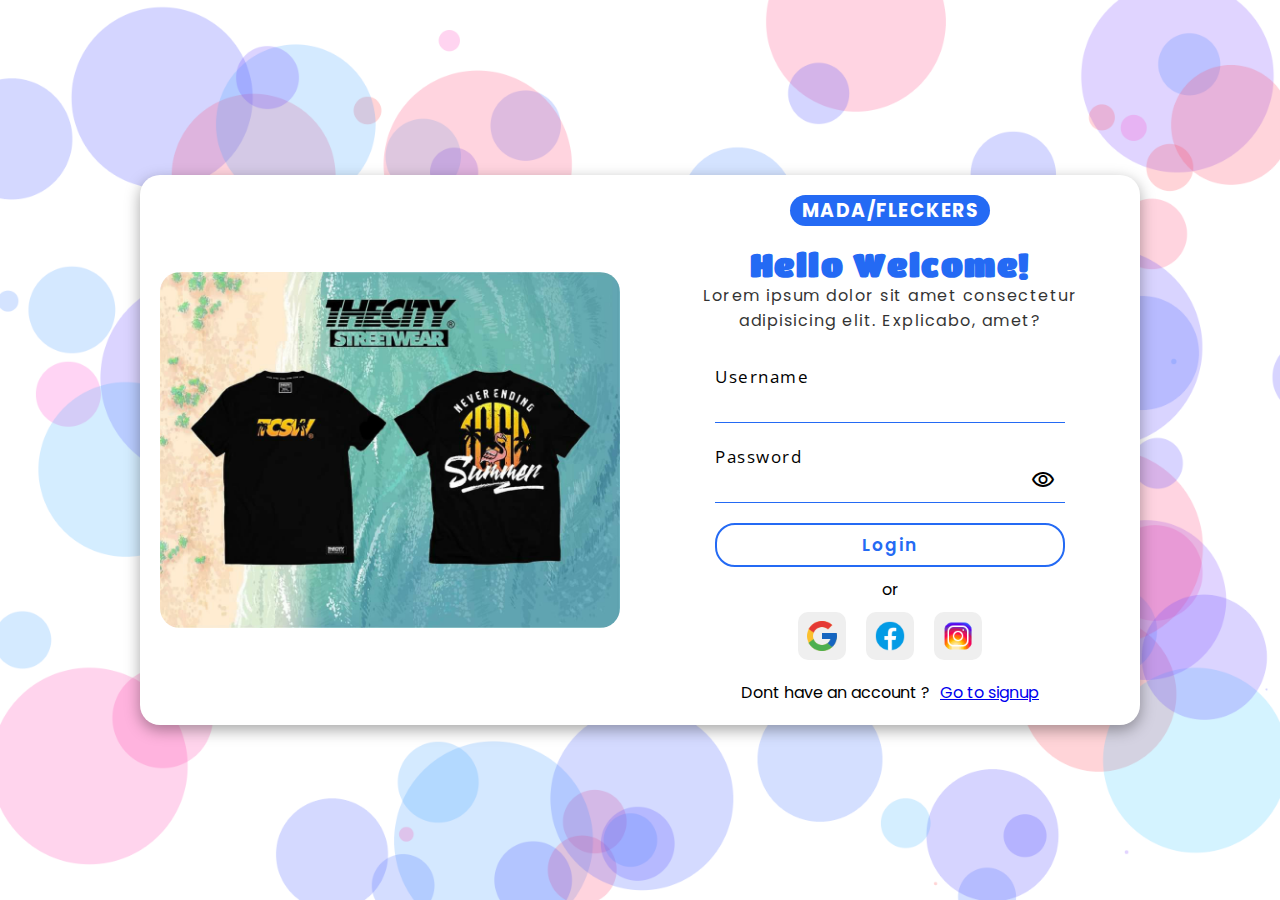
<file: sign-in.html>
<!DOCTYPE html>
<html lang="en">
<head>
    <meta charset="UTF-8">
    <meta name="viewport" content="width=device-width, initial-scale=1.0">
    <title>Sign-In</title>
    <link rel="stylesheet" href="./assets/css/login.css">
    <script src="./assets/js/signIn.js"  defer></script>
    <link rel="stylesheet" href="https://fonts.googleapis.com/css2?family=Material+Symbols+Outlined:opsz,wght,FILL,GRAD@48,400,0,0" />
</head>
<body>
    <section class="container">
        <div class="login-banner">
            <img src="./assets/images/login-banner2.jpg" alt="">
        </div>
            <form class="form-container">
                <div class="successSignUp">
                        <p class="successMessage">Successfully Sign Up you can now login.</p>
                        <span style="cursor: pointer; color: red;" id="closeErr" class="material-symbols-outlined successClose">
                            close
                        </span>
                </div>
                <div class="errorLogin">
                    <span class="material-symbols-outlined warning">
                        warning
                        </span>
                    <span class="errMessage">
                        INVALID CREDENTIALS
                    </span>
                    <span style="cursor: pointer; color: #fff;" id="closeErr" class="material-symbols-outlined closeErr">
                        close
                    </span>
                </div>
                <div class="logo">
                    <h3>MADA/FLECKERS</h3>
                </div>
                <div class="header">
                    <h1>Hello Welcome!</h1>
                    <p>Lorem ipsum dolor sit amet consectetur adipisicing elit. Explicabo, amet?</p>
                </div>
                <div class="inputs">
                    <div class="input1">
                        <input type="text" id="username" required>
                        <label for="username">Username</label>
                    </div>
                    <div class="input2">
                        <input type="password" name="" id="password" required>
                        <label for="password">Password</label>
                        <span class="material-symbols-outlined showPass">
                            visibility
                            </span>
                            <span class="material-symbols-outlined unShowPass">
                                visibility_off
                                </span>
                    </div>
                </div>
                <button class="signinBtn">Login</button>
                <p class="or">or</p>
                <div class="login-options">
                    <button>
                        <img src="./assets/images/google-icon.png" alt="">
                    </button>
                    <button>
                        <img src="./assets/images/fb-icon.png" alt="">
                    </button>
                    <button>
                        <img src="./assets/images/insta-icon.png" alt="">
                    </button>
                </div>
                <div class="no-account">
                    <p>Dont have an account ?</p> <a href="sign-up.html">Go to signup</a>
                </div>
            </form>
    </section>
</body>
</html>
</file>
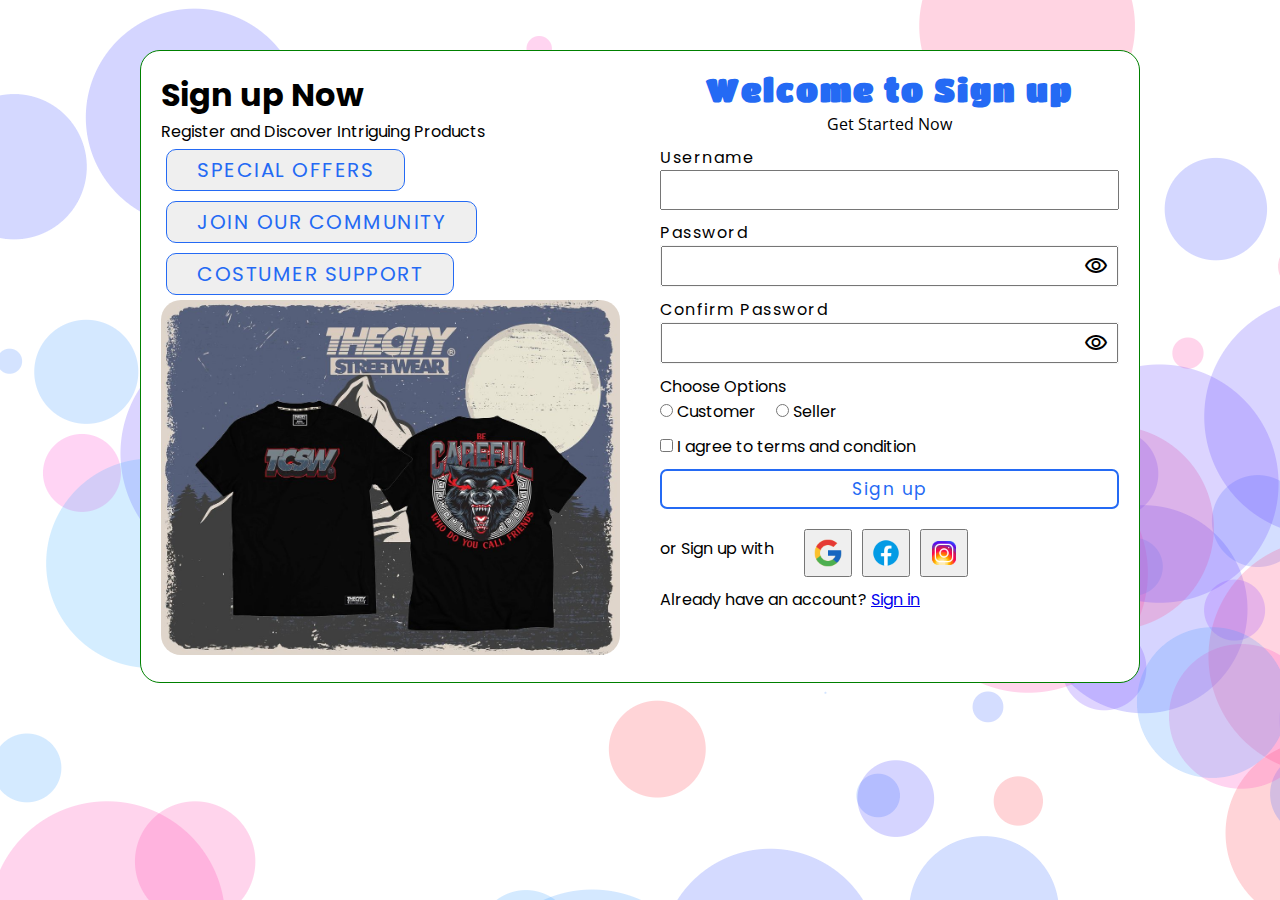
<file: sign-up.html>
<!DOCTYPE html>
<html lang="en">
<head>
    <meta charset="UTF-8">
    <meta name="viewport" content="width=device-width, initial-scale=1.0">
    <title>Sign-up</title>
    <link rel="stylesheet" href="./assets/css/sign-up.css">
    <script src="./assets/js/signUp.js" defer></script>
    <link rel="stylesheet" href="https://fonts.googleapis.com/css2?family=Material+Symbols+Outlined:opsz,wght,FILL,GRAD@48,400,0,0" />
</head>
<body>
    
    <section class="container">
       
        <div class="sign-up-banner">
            <h1>Sign up Now</h1>
            <div>
                Register and Discover Intriguing Products
            </div>
            <div class="buttons">
                <button>SPECIAL OFFERS</button>
                <button>JOIN OUR COMMUNITY</button>
                <button>COSTUMER SUPPORT</button>
            </div>
            <div class="product">
                <img src="./assets/images/sign-up-banner.jpg" alt="">
            </div>
        </div>

        <form action="" class="form-container">
            <div class="SignUploading">
                <span class="loader"></span>
            </div>
            <div class="errorSignup">
                <span class="material-symbols-outlined warning">
                    warning
                </span>
                <span class="errMessage"></span>
                <span id="closeErr" class="material-symbols-outlined close">
                    close
                </span>
            </div>

            <div class="header">
                <h1>Welcome to Sign up</h1>
                <p>Get Started Now</p>
            </div>

            <div class="inputs">
                <label for="username">Username</label>
                <input id="username" type="text" required>
            </div>
            <!-- <div class="inputs">
                <label for="">Username</label>
                <input type="text" required>
            </div> -->
            <div class="inputs">
                <label  for="password">Password</label>
                <div class="passwordI">
                    <input id="password" type="password" required>
                    <span class="material-symbols-outlined pass1Show">
                        visibility
                    </span>
                    <span class="material-symbols-outlined pass1UnShow">
                        visibility_off
                    </span>
                </div>
            </div>
            <div class="inputs">
                <label for="confirmPass">Confirm Password</label>
                <div class="passwordI">
                    <span class="material-symbols-outlined pass2Show">
                        visibility
                    </span>
                    <span class="material-symbols-outlined pass2UnShow">
                        visibility_off
                        </span>
                    <input id="confirmPass" type="password" required>
                </div>
            </div>
         
            <div class="role">
                <p>Choose Options</p>
                <div class="radio-inp"> 
                    <div>
                        <input type="radio" id="costumer" value="costumer" name="role">
                        <label for="costumer">Customer</label>
                    </div>
                    <div>
                        <input type="radio" name="role" id="seller" value="seller" required>
                        <label for="seller">Seller</label>
                    </div>
                </div>
            </div>
            <div class="policy">
                <input type="checkbox" name="" id="terms" required>
                <label for="terms">I agree to terms and condition</label>
            </div>
            <button type="submit" class="signUpBtn">Sign up</button>
            <div class="signup-with">
                <p>or Sign up with </p>
                <div class="buttons">
                    <button type="button">
                        <img src="./assets/images/google-icon.png" alt="">
                    </button>
                    <button type="button"><img src="./assets/images/fb-icon.png" alt=""></button>
                    <button type="button"><img src="./assets/images/insta-icon.png" alt=""></button>
                </div>
            </div>
            <div>
                <p>Already have an account? <a href="./sign-in.html">Sign in</a> </p>
            </div>

        </form>

    </section>

</body>
</html>
</file>
<file: assets/css/login.css>
@import url('https://fonts.googleapis.com/css2?family=Open+Sans&family=Poppins&family=Titan+One&family=Work+Sans&display=swap');
* {
    margin: 0;
    box-sizing: border-box;
    font-family: 'Poppins',sans-serif;
}

body {
    display: flex;
    justify-content: center;
    align-items: center;
    height: 100vh;
    background-image: url("../images/login-bg.png");
    background-size: cover;
    background-repeat: no-repeat;
}

.container {
    display: flex;
    width: 100%;
    max-width: 1000px;
    height: 550px;
    border-radius: 20px;
    overflow: hidden;
    box-shadow: rgba(0, 0, 0, 0.35) 0px 5px 15px;
    background-color: #fff;
}
.login-banner {
    width: 100%;
    max-width: 500px;
    height: 100%;
    padding: 20px;
    display: flex;
    align-items: center;
}
.login-banner img {
    width: 100%;
    object-fit: contain;
    border-radius: 20px;
}
.form-container {
    width: 100%;
    height: 100%;
    display: flex;
    flex-direction: column;
    align-items: center;
    justify-content: center;
    gap: 20px;
    padding: 20px;
    position: relative;
}

.errorLogin {
    position: absolute;
    background-color: #DF2E38;
    padding: 10px 5px;
    width: 100%;
    max-width: 400px;
    display: flex;
    align-items: center;
    justify-content: space-between;
    border-radius: 5px;
    top: 10px;
    display: none;
}
.errorLogin .warning,.close {
    color: yellow;
}
.errorLogin .errMessage {
    color: #fff;
    letter-spacing: 1.5px;
}
.errorLogin .close {
    cursor: pointer;
}

/* successSignUp */
.successSignUp {
    position: absolute;
    top: 5px;
    padding: 10px;
    background-color: #5EBA7D;
    border-radius: 5px;
    gap: 20px;
    display: none;
}
.successSignUp p {
    letter-spacing: 1.5px;
    color: #fff;
}
.successSignUp .successClose {
    cursor: pointer;
}
/* successSignUp */

.form-container .logo{
    height: 100px;
    width: 200px;
    border-radius: 20px;
    display: flex;
    justify-content: center;
    align-items: center;
    background-color: #246AF4;
}
.form-container .logo h3 {
    letter-spacing: 1.5px;
    color: #fff;
}
.form-container .header {
    text-align: center;
}
.form-container .header h1 {
    font-family: "Titan One",cursive;
    letter-spacing: 1.5px;
    color: #246AF4;
}
.form-container .header p {
    font-family: 'Poppins',sans-serif;
    opacity: .8;
    letter-spacing: 1.5px;
}
.form-container .inputs {
    display: flex;
    width: 100%;
    max-width: 350px;
    gap: 10px;
    flex-direction: column;
}
.form-container .inputs div{
    position: relative;
    margin-top: 20px;
}
.form-container .inputs div label {
    position: absolute;
    display: inline-block;
    letter-spacing: 1.5px;
    left: 10px;
    bottom: 10px;
    font-size: 17px;
    pointer-events: none;
    background-color: #fff;
    transform: translateY(-110%);
    left: 0;
    font-family: 'Open sans',sans-serif;
}
.form-container .inputs div  input {
        height: 50px;
        width: 100%;
        font-size: 18px;
        letter-spacing: 1.5px;
        padding-top: 20px;
        border: none;
        outline: none;
        border-bottom: 1px solid #246AF4;
}
.form-container .inputs .showPass {
    display: block;
}
.form-container .inputs .unShowPass {
    display: none;
}
.form-container .inputs .showPass ,.unShowPass {
    position: absolute;
    right: 10px;
    top: 15px;
    display: block;
    cursor: pointer;
}
.form-container .or {
    padding: 0;
    margin: -10px;
}
.login-options  {
    display: flex;
    column-gap: 20px;
}
.login-options button {
    height: 48px;
    width: 48px;
    border-radius: 10px;
    border: none;
}
.login-options button img {
    width: 100%;
    height: 100%;
    object-fit: contain;
}
.form-container .signinBtn {
    width: 100%;
    max-width: 350px;
    border: 2px solid #246AF4;
    padding: 7px;
    border-radius: 20px;
    background-color: transparent;
    letter-spacing: 2px;
    font-weight: 600;
    font-size: 17px;
    color: #246AF4;
    cursor: pointer;
}
.form-container .signinBtn:hover {
    background-color: black;
    color: #fff;
}
.form-container .signinBtn:active {
    background-color: #fff;
    color: #246AF4;
}
.form-container .no-account {
    display: flex;
    gap: 10px;
}
@media only screen and (max-width: 690px) {
    .container {
        flex-direction: column-reverse;
        height: max-content;
        padding-top: 200px;
    }
    .container  form .logo {
        height: max-content;
        padding: 10px 20px;
    }
    .container .login-banner {
        margin: 0 auto;
    }
}
</file>
<file: assets/css/sign-up.css>
@import url('https://fonts.googleapis.com/css2?family=Open+Sans&family=Poppins&family=Titan+One&family=Work+Sans&display=swap');
* {
    margin: 0;
    box-sizing: border-box;
    font-family: 'Poppins',sans-serif;
}
body {
    display: flex;
    align-items: center;
    justify-content: center;
    background-image: url("../images/login-bg.png");
    padding: 50px 0;
}

.container {
    width: 100%;
    max-width: 1000px;
    height: max-content;
    display: flex;
    border: 1px solid green;
    border-radius: 20px;
    overflow: hidden;
    background-color: #fff;
}

.sign-up-banner {
    width: 100%;
    max-width: 500px;
    padding: 20px;

}
.sign-up-banner .buttons button {
    margin: 5px;
    padding: 5px 30px;
    font-size: 20px;
    color: #246AF4;
    border: none;
    border-radius: 10px;
    border: 1px solid #246AF4;
    letter-spacing: 1.5px;
}
.sign-up-banner .product {
}
.sign-up-banner .product img {
    width: 100%;
    object-fit: contain;
    border-radius: 20px;
}

.form-container {
    width: 100%;
    padding: 20px;
    position: relative;
}
.errorSignup {
    position: absolute;
    background-color: #DF2E38;
    padding: 10px 5px;
    width: 100%;
    left: 0;
    right: 0;
    margin-left: auto;
    margin-right: auto;
    max-width: 500px;
    display: flex;
    align-items: center;
    justify-content: space-between;
    border-radius: 5px;
    display: none;
}
.errorSignup .warning,.close {
    color: yellow;
}
.errorSignup .errMessage {
    color: #fff;
    letter-spacing: 1.5px;
}
.errorSignup .close {
    cursor: pointer;
}
.form-container .header {
    text-align: center;
}
.form-container .header h1 {
    font-family: "Titan One",cursive;
    letter-spacing: 2px;
    color: #246AF4;
}
.form-container .header p {
    font-family: "Open sans",sans-serif;
    margin-top: 5px;
}
.form-container .inputs {
    margin-top: 10px;
}
.form-container .inputs label {
    letter-spacing: 1.5px;
}
.form-container .inputs input {
    width: 100%;
    height: 40px;
    outline: none;
    font-size: 17px;
    letter-spacing: 1.5px;
    padding-left: 10px;
}
.form-container .role {
    margin-top: 10px;
}
.form-container .role .radio-inp{
    display: flex;
    column-gap: 20px;
}
.form-container .policy {
    margin-top: 10px;
}
.form-container .signUpBtn {
    letter-spacing: 1.5px;
    background-color: #fff;
    border: 2px solid #246AF4;
    border-radius: 7px;
    font-size: 17px;
    color: #246AF4;
    cursor: pointer;
}
.form-container .signUpBtn:hover {
    background-color: #246AF4;
    color: #fff;
}
.form-container .signUpBtn:active {
    background-color: #fff;
    border: 2px solid #246AF4;
    color: #246AF4;
}
.form-container button {
    width: 100%;
    height: 40px;
    margin-top: 10px;
}
.form-container .signup-with {
    display: flex;
    align-items: center;
    column-gap: 30px;
    margin-top: 10px;
    margin-bottom: 10px;
}

.form-container .buttons {
    display: flex;
    gap: 10px;
}
.form-container .buttons button{
    width: 48px;
    cursor: pointer;
    height: 48px;
}
.form-container .buttons button img {
    width: 100%;
    height: 100%;
    object-fit: contain;
}

/* passwordI */
.form-container .passwordI {
    border: 1px solid rgba(128, 128, 128, 0.073);
    position: relative;
}
.form-container .passwordI span {
    position: absolute;
    right: 10px;
    margin-top: auto;
    margin-bottom: auto;
    bottom: 0;
    top: 0;
    display: inline-block;
    display: flex;
    align-items: center;
    cursor: pointer;
}
.form-container .passwordI .pass1UnShow{
    display: none;
}
.form-container .passwordI .pass2UnShow{
    display: none;
}
/* passwordI */

/* .loader */
.SignUploading {
    background-color: #ffffff68;
    position: absolute;
    width: 100%;
    max-width: 470px;
    height: 100%;
    display: none;
    align-items: center;
    justify-content: center;
    z-index: 2;
    flex-direction: column;
}
.SignUploading p {
    letter-spacing: 1.5px;
}
.loader {
    animation: rotate 1s infinite;
    height: 50px;
    width: 50px;
  }

  .loader:before,
  .loader:after {
    border-radius: 50%;
    content: "";
    display: block;
    height: 20px;
    width: 20px;
  }
  .loader:before {
    animation: ball1 1s infinite;
    background-color: #102C57;
    box-shadow: 30px 0 0 #ff3d00;
    margin-bottom: 10px;
  }
  .loader:after {
    animation: ball2 1s infinite;
    background-color: #F11A7B;
    box-shadow: 30px 0 0 #fff;
  }

  @keyframes rotate {
    0% { transform: rotate(0deg) scale(0.8) }
    50% { transform: rotate(360deg) scale(1.2) }
    100% { transform: rotate(720deg) scale(0.8) }
  }

  @keyframes ball1 {
    0% {
      box-shadow: 30px 0 0 #ff3d00;
    }
    50% {
      box-shadow: 0 0 0 #ff3d00;
      margin-bottom: 0;
      transform: translate(15px, 15px);
    }
    100% {
      box-shadow: 30px 0 0 #ff3d00;
      margin-bottom: 10px;
    }
  }

  @keyframes ball2 {
    0% {
      box-shadow: 30px 0 0 red;
    }
    50% {
      box-shadow: 0 0 0 red;
      margin-top: -20px;
      transform: translate(15px, 15px);
    }
    100% {
      box-shadow: 30px 0 0 red;
      margin-top: 0;
    }
  }
  

  @media only screen and (max-width: 780px) {
    .container {
        flex-direction: column-reverse;
    }
 
  }
</file>
